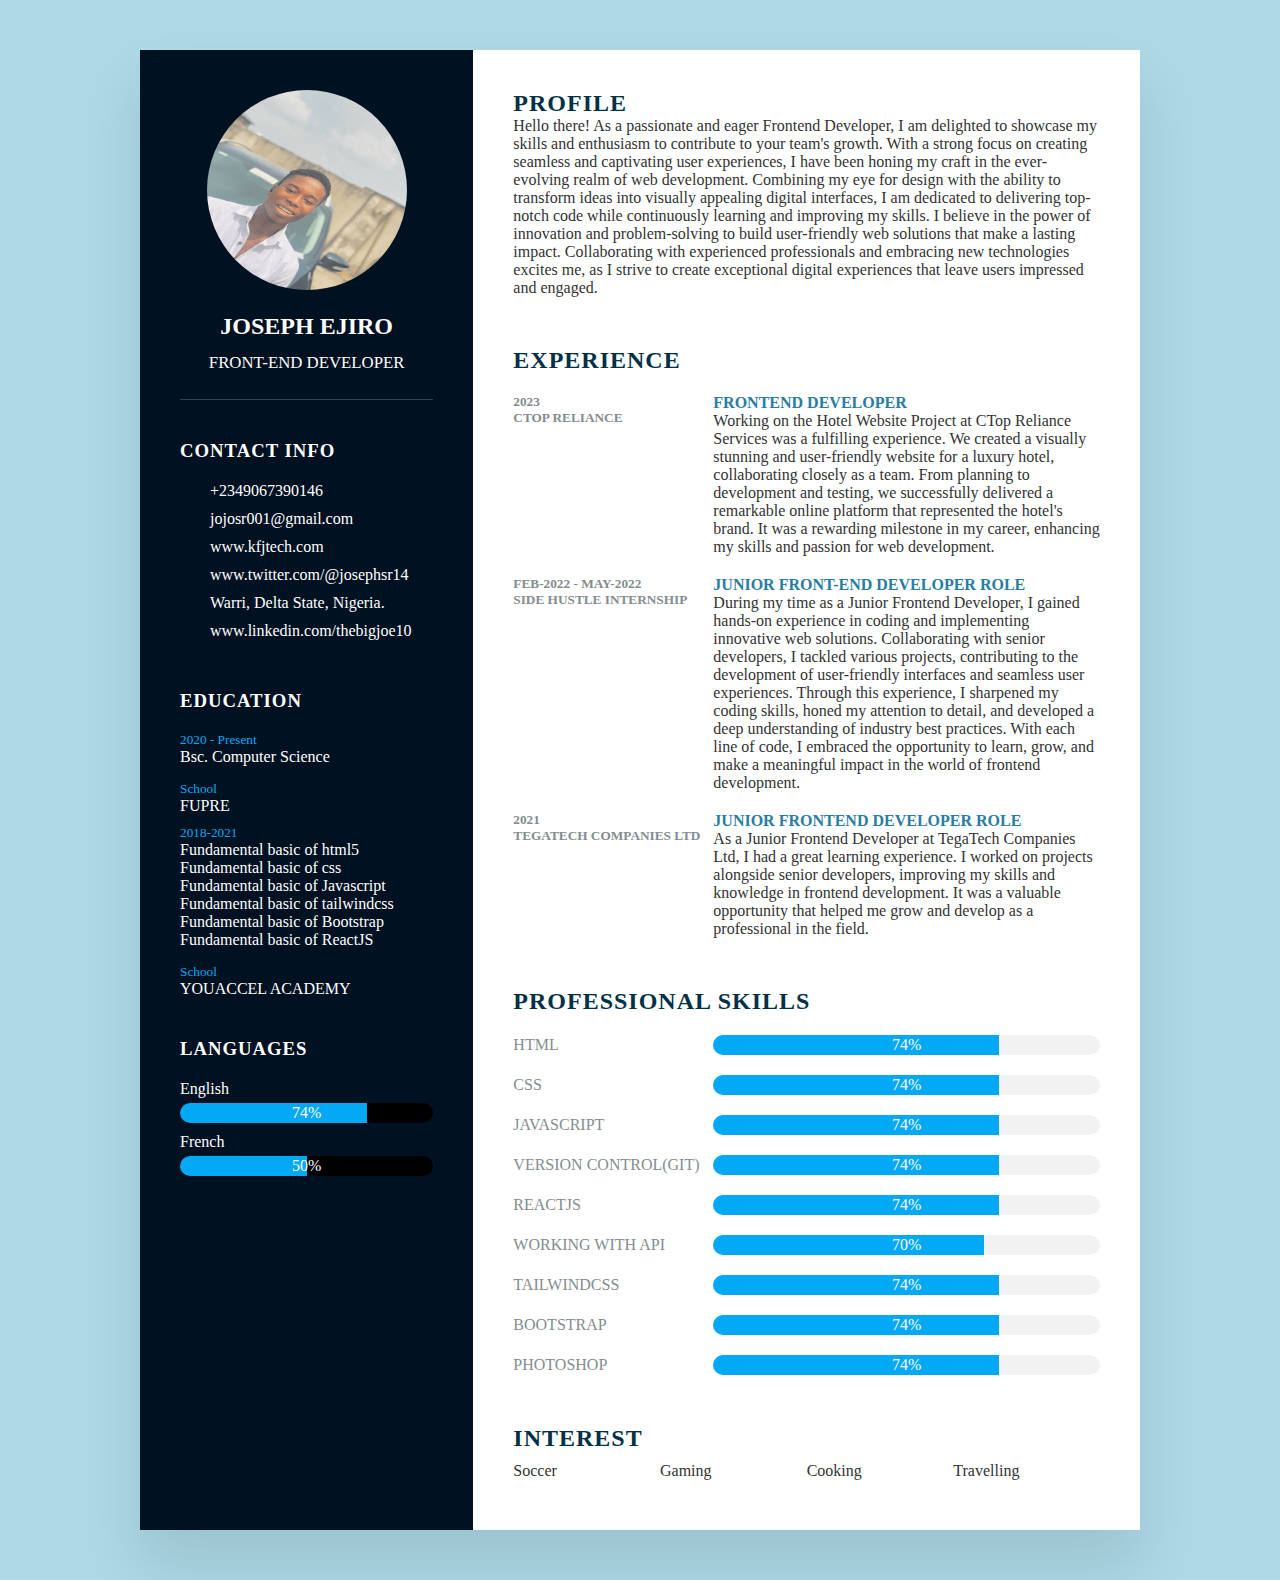
<file: index.html>
<!DOCTYPE html><html lang="en"><head><meta charset="UTF-8"><meta http-equiv="X-UA-Compatible" content="IE=edge"><meta name="viewport" content="width=device-width, initial-scale=1.0"><title>Joe Ejiro Online Resume</title><link rel="stylesheet" href="style.css"><link rel="stylesheet" href="https://cdnjs.cloudflare.com/ajax/libs/font-awesome/6.4.0/css/all.min.css" integrity="sha512-iecdLmaskl7CVkqkXNQ/ZH/XLlvWZOJyj7Yy7tcenmpD1ypASozpmT/E0iPtmFIB46ZmdtAc9eNBvH0H/ZpiBw==" crossorigin="anonymous" referrerpolicy="no-referrer" /><meta name="Joe Ejiro Online Resume" content="showcasing my skills, experience, and qualifications. It serves as a digital representation of my professional profile and can be accessed from anywhere at any time."><meta name="Online Resume" content="Resume, CV, Online Resume, resme, here"><meta name="Joe Codes" content="Joseph Ejiro"><link rel="canonical" href="https://my-resme-online.netlify.app/"><meta property="og:title" content="Joe Ejiro Online Resume"><meta property="og:description" content="This is my online resume, showcasing my skills, experience, and qualifications. It serves as a digital representation of my professional profile and can be accessed from anywhere at any time."><meta property="og:type" content="website"><meta property="og:url" content="https://my-resme-online.netlify.app/"><meta property="og:image" content="https://my-resme-online.netlify.app/img/joe.png"><meta name="twitter:card" content="summary_large_image"><meta name="twitter:title" content="Joe Ejiro Online Resume"><meta name="twitter:description" content="This is my online resume, showcasing my skills, experience, and qualifications. It serves as a digital representation of my professional profile and can be accessed from anywhere at any time."><meta name="twitter:image" content="https://my-resme-online.netlify.app/img/joe.png"><meta name="robots" content="index, follow"><meta name="googlebot" content="index, follow"><meta name="bingbot" content="index, follow"><link rel="shortcut icon" href="img/my-resme-online.netlify.app_.png" type="image/x-icon"></head><body><div class="container"><div class="left-side"><div class="profile-text"><div class="img-box"><img src="img/joe.png" alt=""></div><h2>Joseph Ejiro <br><span>Front-end Developer</span></h2></div><div class="contact-info"><h3 class="title">Contact Info</h3><ul><li><span class="icon"><i class="fa-solid fa-phone"></i></span><span class="text"><a href="tel:+2349067390146">+2349067390146</a></span></li><li><span class="icon"><i class="fa-solid fa-envelope"></i></span><span class="text"><a href="mailto:jojosr001@gmail.com">jojosr001@gmail.com</a></span></li><li><span class="icon"><i class="fa-solid fa-globe"></i></span><span class="text"><a href="">www.kfjtech.com</a></span></li><li><span class="icon"><i class="fa-brands fa-twitter"></i></span><span class="text"><a href="">www.twitter.com/@josephsr14</a></span></li><li><span class="icon"><i class="fa-solid fa-location-crosshairs"></i></span><span class="text">Warri, Delta State, Nigeria.</span></li><li><span class="icon"><i class="fa-brands fa-linkedin"></i></span><span class="text"><a href="">www.linkedin.com/thebigjoe10</a></span></li></ul></div><div class="contact-info education"><h3 class="title">Education</h3><ul><li><h5>2020 - Present</h5><h4>Bsc. Computer Science</h4></li><span><h5>School</h5><h4>FUPRE</h4></span><li><h5>2018-2021</h5><h4>Fundamental basic of html5</h4><h4>Fundamental basic of css</h4><h4>Fundamental basic of Javascript</h4><h4>Fundamental basic of tailwindcss</h4><h4>Fundamental basic of Bootstrap</h4><h4>Fundamental basic of ReactJS</h4></li><span><h5>School</h5><h4>YOUACCEL ACADEMY</h4></span></ul></div><div class="contact-info language"><h3 class="title">Languages</h3><ul><li><span class="text">English</span><span class="percent"><div class="progress-bar-fill" style="width: 90%;"></div><div class="progress-bar-text">90%</div></span></li><li><span class="text">French</span><span class="percent"><div class="progress-bar-fill" style="width: 50%;"></div><div class="progress-bar-text">50%</div></span></li></ul></div></div><div class="right-side"><div class="aboutme"><h2 class="title2">Profile</h2><p>Hello there! As a passionate and eager Frontend Developer, I am delighted to showcase my skills and enthusiasm to contribute to your team's growth. With a strong focus on creating seamless and captivating user experiences, I have been honing my craft in the ever-evolving realm of web development. Combining my eye for design with the ability to transform ideas into visually appealing digital interfaces, I am dedicated to delivering top-notch code while continuously learning and improving my skills. I believe in the power of innovation and problem-solving to build user-friendly web solutions that make a lasting impact. Collaborating with experienced professionals and embracing new technologies excites me, as I strive to create exceptional digital experiences that leave users impressed and engaged. </p></div><div class="aboutme"><h2 class="title2">Experience</h2><div class="box"><div class="year_company"><h5>2023</h5><h5>Ctop Reliance</h5></div><div class="text"><h4>Frontend Developer</h4><p>Working on the Hotel Website Project at CTop Reliance Services was a fulfilling experience. We created a visually stunning and user-friendly website for a luxury hotel, collaborating closely as a team. From planning to development and testing, we successfully delivered a remarkable online platform that represented the hotel's brand. It was a rewarding milestone in my career, enhancing my skills and passion for web development.</p></div></div><div class="box"><div class="year_company"><h5>FEB-2022 - MAY-2022</h5><h5>Side Hustle Internship</h5></div><div class="text"><h4>Junior Front-end Developer Role</h4><p>During my time as a Junior Frontend Developer, I gained hands-on experience in coding and implementing innovative web solutions. Collaborating with senior developers, I tackled various projects, contributing to the development of user-friendly interfaces and seamless user experiences. Through this experience, I sharpened my coding skills, honed my attention to detail, and developed a deep understanding of industry best practices. With each line of code, I embraced the opportunity to learn, grow, and make a meaningful impact in the world of frontend development.</p></div></div><div class="box"><div class="year_company"><h5>2021</h5><h5>TegaTech Companies LTD</h5></div><div class="text"><h4>Junior Frontend Developer Role</h4><p>As a Junior Frontend Developer at TegaTech Companies Ltd, I had a great learning experience. I worked on projects alongside senior developers, improving my skills and knowledge in frontend development. It was a valuable opportunity that helped me grow and develop as a professional in the field.</p></div></div></div><div class="aboutme skills"><h2 class="title2">Professional Skills</h2><div class="box"><h4>Html</h4><div class="percent"><div class="progress-bar-fill" style="width: 95%;"></div><div class="progress-bar-text">95%</div></div></div><div class="box"><h4>CSS</h4><div class="percent"><div class="progress-bar-fill" style="width: 90%;"></div><div class="progress-bar-text">90%</div></div></div><div class="box"><h4>Javascript</h4><div class="percent"><div class="progress-bar-fill" style="width: 85%;"></div><div class="progress-bar-text">85%</div></div></div><div class="box"><h4>Version Control(Git)</h4><div class="percent"><div class="progress-bar-fill" style="width: 85%;"></div><div class="progress-bar-text">85%</div></div></div><div class="box"><h4>ReactJS</h4><div class="percent"><div class="progress-bar-fill" style="width: 80%;"></div><div class="progress-bar-text">80%</div></div></div><div class="box"><h4>Working with API</h4><div class="percent"><div class="progress-bar-fill" style="width: 70%;"></div><div class="progress-bar-text">70%</div></div></div><div class="box"><h4>TailwindCSS</h4><div class="percent"><div class="progress-bar-fill" style="width: 80%;"></div><div class="progress-bar-text">85%</div></div></div><div class="box"><h4>Bootstrap</h4><div class="percent"><div class="progress-bar-fill" style="width: 80%;"></div><div class="progress-bar-text">80%</div></div></div><div class="box"><h4>Photoshop</h4><div class="percent"><div class="progress-bar-fill" style="width: 95%;"></div><div class="progress-bar-text">95%</div></div></div></div><div class="aboutme interest"><h2 class="title2">Interest</h2><ul><li>Soccer</li><li>Gaming</li><li>Cooking</li><li>Travelling</li></ul></div></div></div><script src="script.js"></script></body></html>
</file>
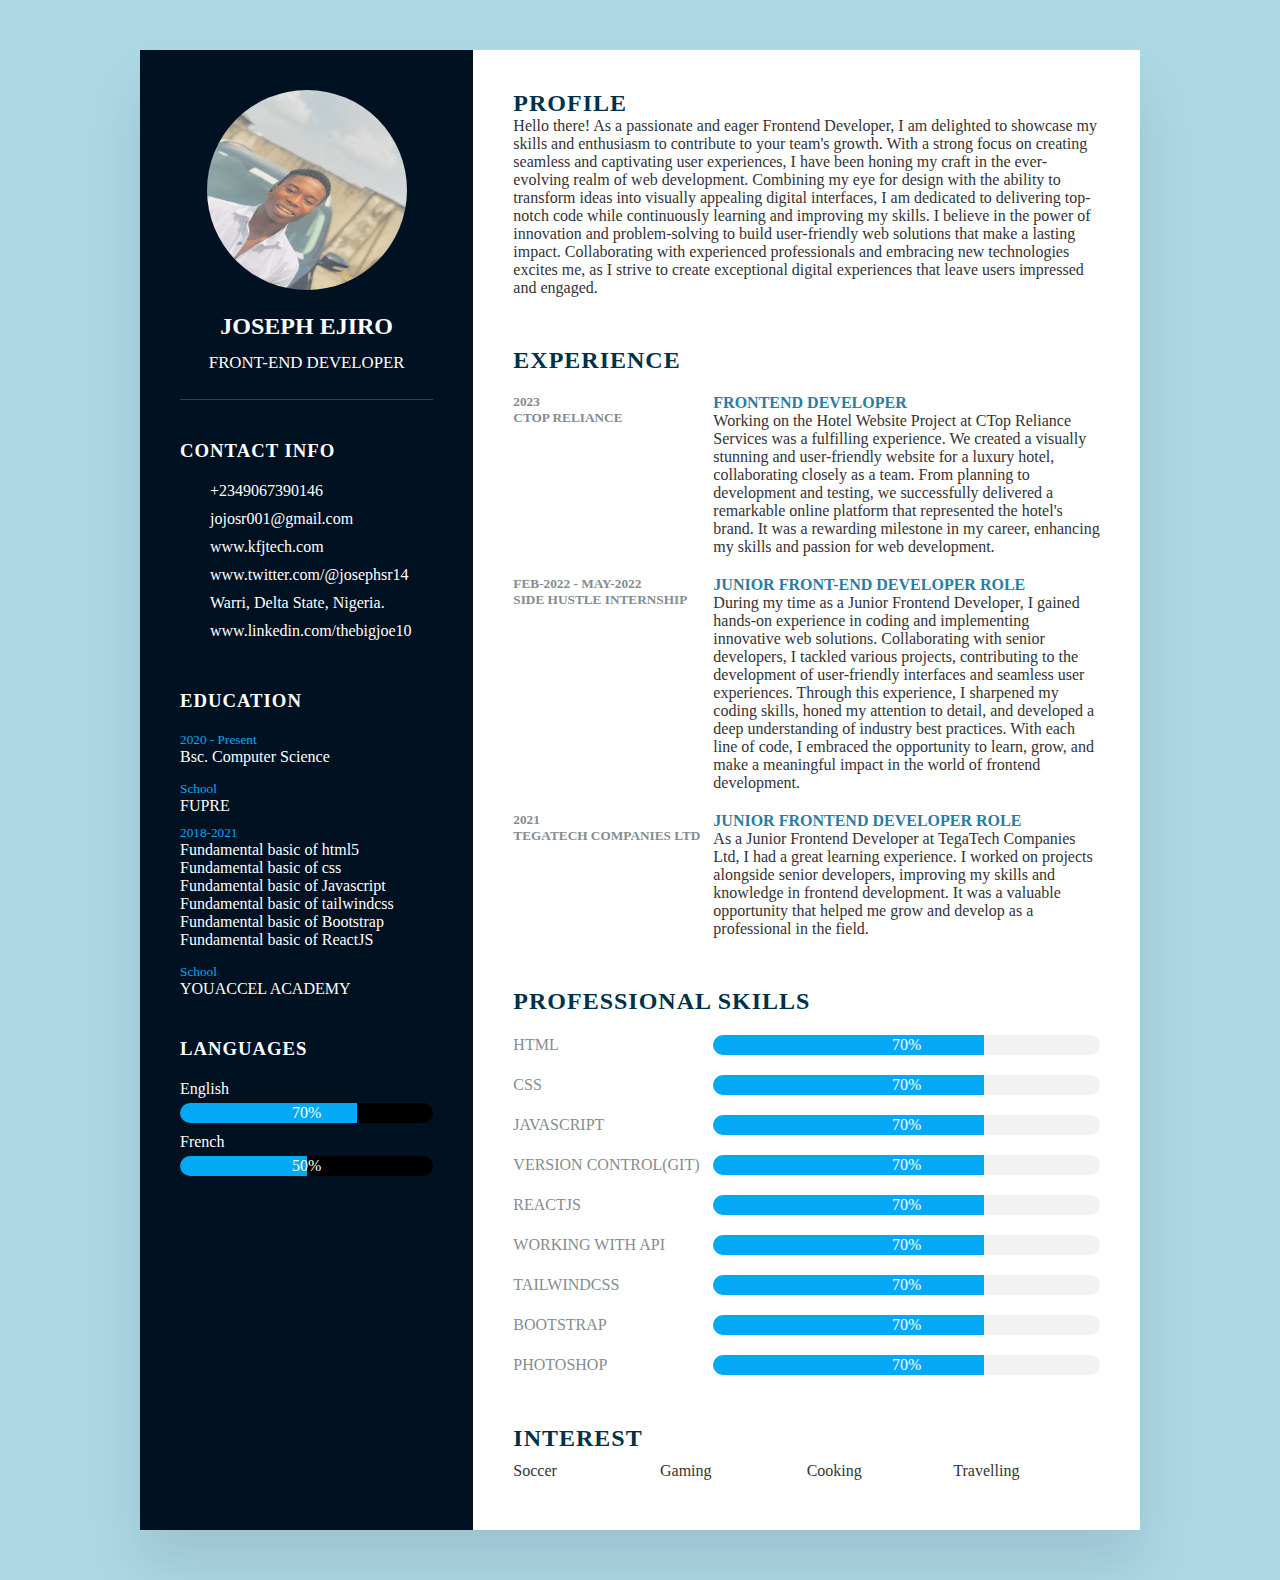
<file: index.min.html>
<!doctype html><html lang=en><head><meta charset=UTF-8><meta http-equiv=X-UA-Compatible content="IE=edge"><meta name=viewport content="width=device-width,initial-scale=1"><title>Joe Ejiro Online Resume</title><link rel=stylesheet href=style.css><link rel=stylesheet href=https://cdnjs.cloudflare.com/ajax/libs/font-awesome/6.4.0/css/all.min.css integrity="sha512-iecdLmaskl7CVkqkXNQ/ZH/XLlvWZOJyj7Yy7tcenmpD1ypASozpmT/E0iPtmFIB46ZmdtAc9eNBvH0H/ZpiBw==" crossorigin=anonymous referrerpolicy=no-referrer><meta name="Joe Ejiro Online Resume" content="showcasing my skills, experience, and qualifications. It serves as a digital representation of my professional profile and can be accessed from anywhere at any time."><meta name="Online Resume" content="Resume, CV, Online Resume, resme, here"><meta name="Joe Codes" content="Joseph Ejiro"><link rel=canonical href=https://my-resme-online.netlify.app/><meta property=og:title content="Joe Ejiro Online Resume"><meta property=og:description content="This is my online resume, showcasing my skills, experience, and qualifications. It serves as a digital representation of my professional profile and can be accessed from anywhere at any time."><meta property=og:type content=website><meta property=og:url content=https://my-resme-online.netlify.app/><meta property=og:image content=https://my-resme-online.netlify.app/img/joe.png><meta name=twitter:card content=summary_large_image><meta name=twitter:title content="Joe Ejiro Online Resume"><meta name=twitter:description content="This is my online resume, showcasing my skills, experience, and qualifications. It serves as a digital representation of my professional profile and can be accessed from anywhere at any time."><meta name=twitter:image content=https://my-resme-online.netlify.app/img/joe.png><meta name=robots content="index, follow"><meta name=googlebot content="index, follow"><meta name=bingbot content="index, follow"><link rel="shortcut icon" href=img/my-resme-online.netlify.app_.png type=image/x-icon></head><body><div class=container><div class=left-side><div class=profile-text><div class=img-box><img src=img/joe.png alt=""></div><h2>Joseph Ejiro <br><span>Front-end Developer</span></h2></div><div class=contact-info><h3 class=title>Contact Info</h3><ul><li><span class=icon><i class="fa-solid fa-phone"></i></span><span class=text><a href=tel:+2349067390146>+2349067390146</a></span></li><li><span class=icon><i class="fa-solid fa-envelope"></i></span><span class=text><a href=mailto:jojosr001@gmail.com>jojosr001@gmail.com</a></span></li><li><span class=icon><i class="fa-solid fa-globe"></i></span><span class=text><a href="">www.kfjtech.com</a></span></li><li><span class=icon><i class="fa-brands fa-twitter"></i></span><span class=text><a href="">www.twitter.com/@josephsr14</a></span></li><li><span class=icon><i class="fa-solid fa-location-crosshairs"></i></span><span class=text>Warri, Delta State, Nigeria.</span></li><li><span class=icon><i class="fa-brands fa-linkedin"></i></span><span class=text><a href="">www.linkedin.com/thebigjoe10</a></span></li></ul></div><div class="contact-info education"><h3 class=title>Education</h3><ul><li><h5>2020 - Present</h5><h4>Bsc. Computer Science</h4></li><span><h5>School</h5><h4>FUPRE</h4></span><li><h5>2018-2021</h5><h4>Fundamental basic of html5</h4><h4>Fundamental basic of css</h4><h4>Fundamental basic of Javascript</h4><h4>Fundamental basic of tailwindcss</h4><h4>Fundamental basic of Bootstrap</h4><h4>Fundamental basic of ReactJS</h4></li><span><h5>School</h5><h4>YOUACCEL ACADEMY</h4></span></ul></div><div class="contact-info language"><h3 class=title>Languages</h3><ul><li><span class=text>English</span><span class=percent><div class=progress-bar-fill style=width:90%></div><div class=progress-bar-text>90%</div></span></li><li><span class=text>French</span><span class=percent><div class=progress-bar-fill style=width:50%></div><div class=progress-bar-text>50%</div></span></li></ul></div></div><div class=right-side><div class=aboutme><h2 class=title2>Profile</h2><p>Hello there! As a passionate and eager Frontend Developer, I am delighted to showcase my skills and enthusiasm to contribute to your team's growth. With a strong focus on creating seamless and captivating user experiences, I have been honing my craft in the ever-evolving realm of web development. Combining my eye for design with the ability to transform ideas into visually appealing digital interfaces, I am dedicated to delivering top-notch code while continuously learning and improving my skills. I believe in the power of innovation and problem-solving to build user-friendly web solutions that make a lasting impact. Collaborating with experienced professionals and embracing new technologies excites me, as I strive to create exceptional digital experiences that leave users impressed and engaged. </p></div><div class=aboutme><h2 class=title2>Experience</h2><div class=box><div class=year_company><h5>2023</h5><h5>Ctop Reliance</h5></div><div class=text><h4>Frontend Developer</h4><p>Working on the Hotel Website Project at CTop Reliance Services was a fulfilling experience. We created a visually stunning and user-friendly website for a luxury hotel, collaborating closely as a team. From planning to development and testing, we successfully delivered a remarkable online platform that represented the hotel's brand. It was a rewarding milestone in my career, enhancing my skills and passion for web development.</p></div></div><div class=box><div class=year_company><h5>FEB-2022 - MAY-2022</h5><h5>Side Hustle Internship</h5></div><div class=text><h4>Junior Front-end Developer Role</h4><p>During my time as a Junior Frontend Developer, I gained hands-on experience in coding and implementing innovative web solutions. Collaborating with senior developers, I tackled various projects, contributing to the development of user-friendly interfaces and seamless user experiences. Through this experience, I sharpened my coding skills, honed my attention to detail, and developed a deep understanding of industry best practices. With each line of code, I embraced the opportunity to learn, grow, and make a meaningful impact in the world of frontend development.</p></div></div><div class=box><div class=year_company><h5>2021</h5><h5>TegaTech Companies LTD</h5></div><div class=text><h4>Junior Frontend Developer Role</h4><p>As a Junior Frontend Developer at TegaTech Companies Ltd, I had a great learning experience. I worked on projects alongside senior developers, improving my skills and knowledge in frontend development. It was a valuable opportunity that helped me grow and develop as a professional in the field.</p></div></div></div><div class="aboutme skills"><h2 class=title2>Professional Skills</h2><div class=box><h4>Html</h4><div class=percent><div class=progress-bar-fill style=width:95%></div><div class=progress-bar-text>95%</div></div></div><div class=box><h4>CSS</h4><div class=percent><div class=progress-bar-fill style=width:90%></div><div class=progress-bar-text>90%</div></div></div><div class=box><h4>Javascript</h4><div class=percent><div class=progress-bar-fill style=width:85%></div><div class=progress-bar-text>85%</div></div></div><div class=box><h4>Version Control(Git)</h4><div class=percent><div class=progress-bar-fill style=width:85%></div><div class=progress-bar-text>85%</div></div></div><div class=box><h4>ReactJS</h4><div class=percent><div class=progress-bar-fill style=width:80%></div><div class=progress-bar-text>80%</div></div></div><div class=box><h4>Working with API</h4><div class=percent><div class=progress-bar-fill style=width:70%></div><div class=progress-bar-text>70%</div></div></div><div class=box><h4>TailwindCSS</h4><div class=percent><div class=progress-bar-fill style=width:80%></div><div class=progress-bar-text>85%</div></div></div><div class=box><h4>Bootstrap</h4><div class=percent><div class=progress-bar-fill style=width:80%></div><div class=progress-bar-text>80%</div></div></div><div class=box><h4>Photoshop</h4><div class=percent><div class=progress-bar-fill style=width:95%></div><div class=progress-bar-text>95%</div></div></div></div><div class="aboutme interest"><h2 class=title2>Interest</h2><ul><li>Soccer</li><li>Gaming</li><li>Cooking</li><li>Travelling</li></ul></div></div></div><script src=script.js></script></body></html>
</file>
<file: style.css>
*{margin:0;padding:0;font-family:Cambria,Cochin,Georgia,Times,'Times New Roman',serif}body{background:lightblue;display:flex;justify-content:center;align-items:center;min-height:100vh}.container{position:relative;width:100%;max-width:1000px;min-height:1000px;margin:50px;background:white;display:grid;grid-template-columns:1fr 2fr;box-shadow:0 35px 55px rgba(0,0,0,.1)}.profile-text{display:flex;flex-direction:column;align-items:center;padding-bottom:20px;border-bottom:1px solid rgba(255,255,255,.2)}.profile-text .img-box{position:relative;width:200px;height:200px;border-radius:50%;overflow:hidden}.profile-text .img-box img{position:absolute;top:0;left:0;width:100%;height:100;object-fit:cover}.profile-text h2{color:#fff;font-size:1.5em;margin-top:20px;text-transform:uppercase;text-align:center;font-size:600;line-height:1.4em}.profile-text h2 span{font-size:.7em;font-weight:300}.container .left-side{position:relative;background:#012;padding:40px}.contact-info{padding-top:40px}.title{color:#fff;letter-spacing:1px;text-transform:uppercase;font-weight:600;margin-bottom:20px}.contact-info ul li{position:relative;list-style:none;margin:10px 0;cursor:pointer}.contact-info ul li .icon{display:inline-block;width:30px;font-size:18px;color:#03a9f4}.contact-info ul li span{color:#fff;font-weight:300}.contact-info ul li span a{color:#fff;font-weight:300;text-decoration:none}.container .right-side{position:relative;background:#fff;padding:40px}.contact-info.education li{margin-bottom:15px}.contact-info.education h5{color:#03a9f4;font-weight:500}.contact-info.education h4:nth-child(2){color:#fff;font-weight:500}.contact-info.education h4{color:#fff;font-weight:300}.contact-info.language .percent{position:relative;width:100%;height:20px;background:black;border-radius:10px;display:block;overflow:hidden;margin-top:5px}.contact-info.language .percent .progress-bar-fill{height:100%;background-color:#03a9f4;width:0;position:absolute;transition:width 1s}.aboutme{margin-bottom:50px}.aboutme:last-child{margin-bottom:0}.title2{color:#003147;text-transform:uppercase;letter-spacing:1px}p{color:#333}.aboutme .box{display:flex;flex-direction:row;margin:20px 0}.aboutme .box .year_company{min-width:200px}.aboutme .box .year_company h5{text-transform:uppercase;color:#848c90;font-weight:600}.aboutme .box .text h4{text-transform:uppercase;color:#2a7da2;font-size:16px}.skills .box{position:relative;width:100%;display:grid;grid-template-columns:200px 1fr;justify-content:center;align-items:center}.skills .box h4{text-transform:uppercase;color:#848c90;font-weight:500}.skills .box .percent{width:100%;height:20px;background-color:#f2f2f2;border-radius:10px;overflow:hidden;position:relative}.progress-bar-fill{height:100%;background-color:#03a9f4;width:0;position:absolute;transition:width 1s}.progress-bar-text{text-align:center;line-height:20px;color:#ffffff;font-size:16px;position:absolute;width:100%;top:0}.interest ul{display:grid;grid-template-columns:repeat(4,1fr)}.interest ul li{list-style:none;color:#333;font-weight:500;margin:10px 0}.interest ul li .bx{color:#03a9f4;font-size:18px;width:20px}@media screen and (max-width:1024px){.container{margin:10px;grid-template-columns:repeat(1,1fr)}.interest ul{grid-template-columns:repeat(2,1fr)}}@media screen and (max-width:768px){.aboutme .box{flex-direction:column}.aboutme .box .year_company{margin-bottom:5px}.interest ul{grid-template-columns:repeat(1,1fr)}.skills .box{grid-template-columns:repeat(1,1fr)}}
</file>
